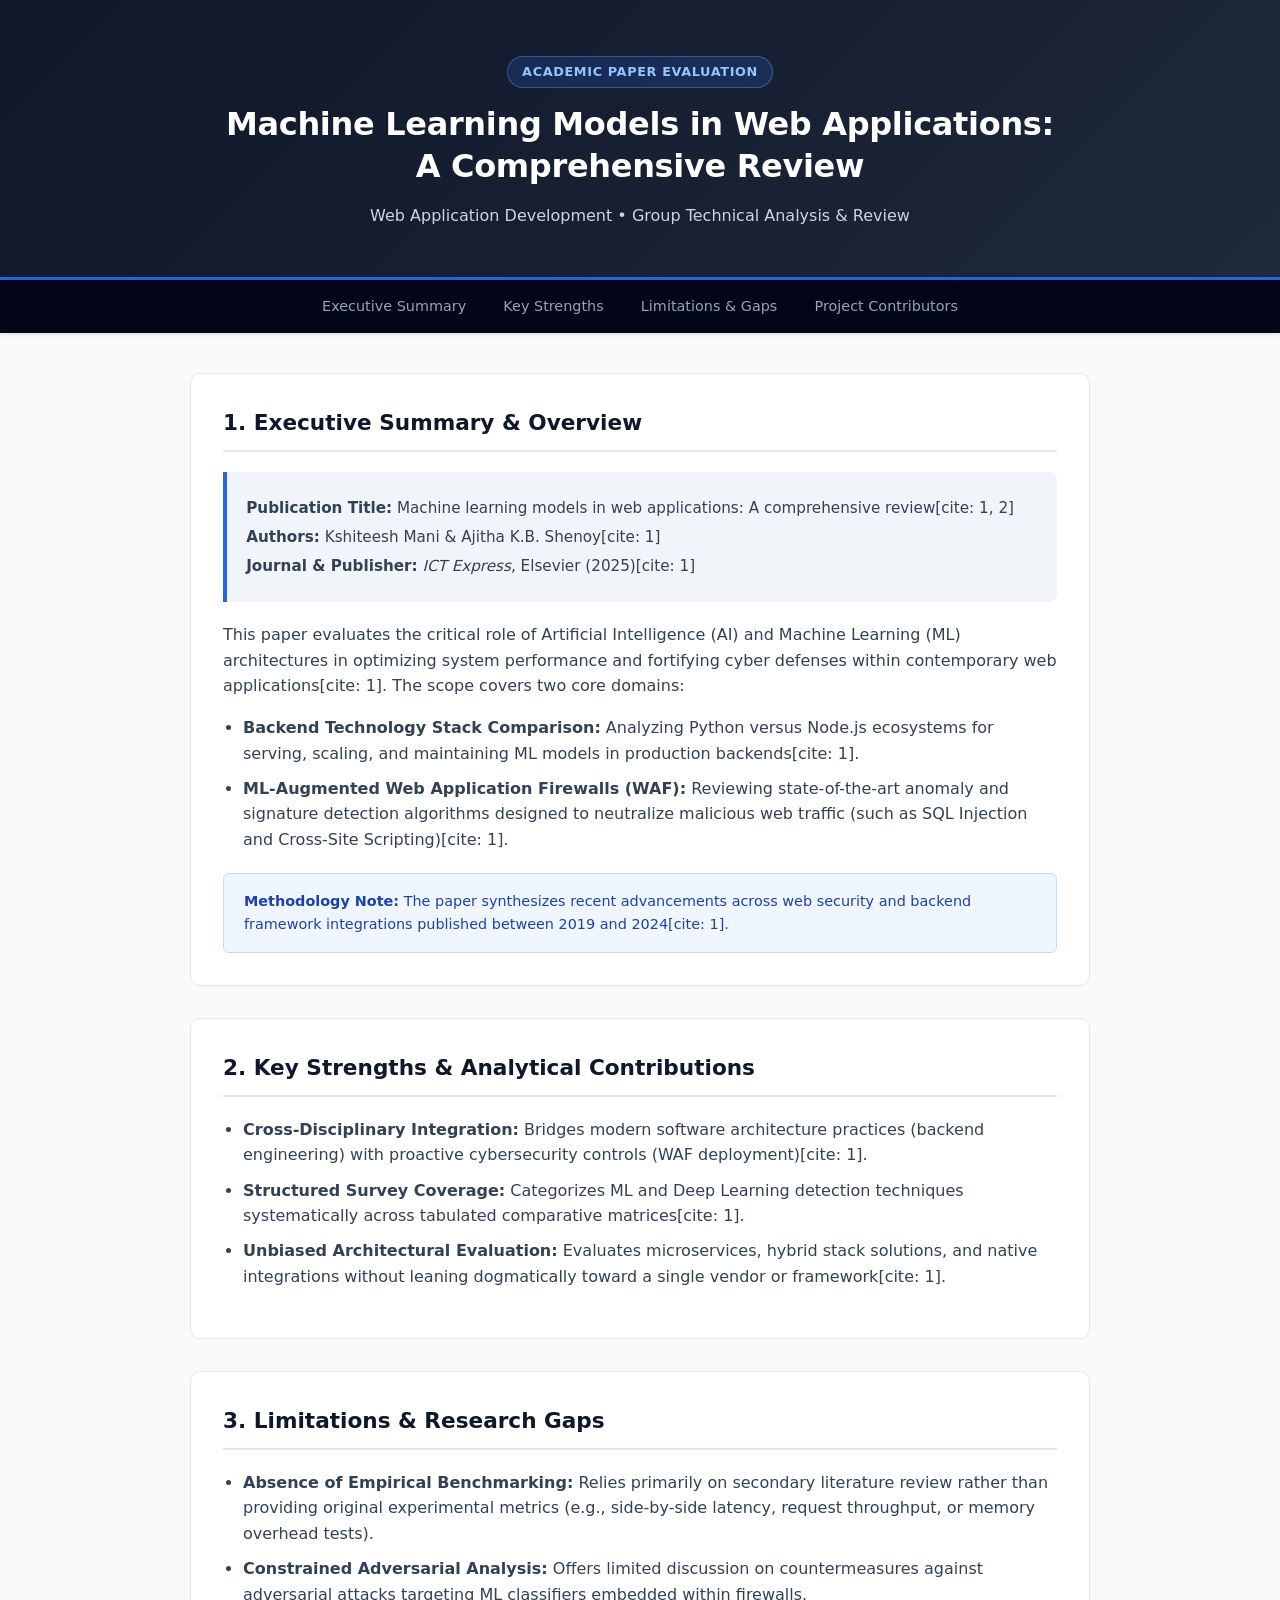
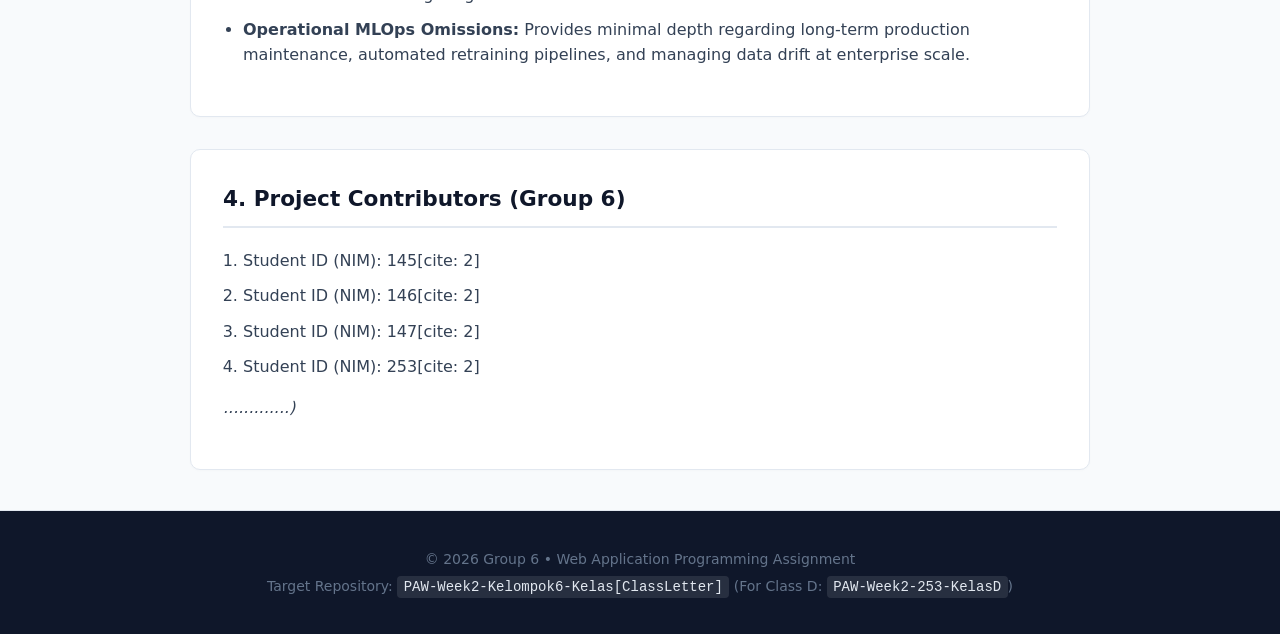
<file: PAW-Week2-Kelompok6-Kelas_E/index.html>
<!DOCTYPE html>
<html lang="en">
<head>
  <meta charset="UTF-8">
  <meta name="viewport" content="width=device-width, initial-scale=1.0">
  <title>Academic Journal Analysis | Web Engineering & AI Security</title>
  <style>
    :root {
      --primary-color: #0f172a;
      --secondary-color: #1e293b;
      --accent-color: #2563eb;
      --accent-hover: #1d4ed8;
      --bg-color: #f8fafc;
      --card-bg: #ffffff;
      --text-main: #334155;
      --text-muted: #64748b;
      --border-color: #e2e8f0;
    }

    body {
      font-family: system-ui, -apple-system, BlinkMacSystemFont, 'Segoe UI', Roboto, sans-serif;
      line-height: 1.6;
      background-color: var(--bg-color);
      color: var(--text-main);
      margin: 0;
      padding: 0;
    }

    /* Professional Hero Header */
    header {
      background: linear-gradient(135deg, var(--primary-color) 0%, var(--secondary-color) 100%);
      color: #ffffff;
      padding: 3.5rem 1.5rem 3rem;
      text-align: center;
      border-bottom: 3px solid var(--accent-color);
    }

    .header-badge {
      display: inline-block;
      background-color: rgba(37, 99, 235, 0.2);
      color: #93c5fd;
      border: 1px solid rgba(147, 197, 253, 0.3);
      padding: 0.3rem 0.9rem;
      border-radius: 50px;
      font-size: 0.8rem;
      font-weight: 600;
      letter-spacing: 0.05em;
      text-transform: uppercase;
      margin-bottom: 1rem;
    }

    header h1 {
      margin: 0 0 1rem 0;
      font-size: 2rem;
      font-weight: 700;
      line-height: 1.3;
      max-width: 850px;
      margin-left: auto;
      margin-right: auto;
      letter-spacing: -0.01em;
    }

    .header-subtitle {
      color: #cbd5e1;
      font-size: 1rem;
      font-weight: 400;
      margin: 0;
    }

    /* Navigation Bar */
    nav {
      background-color: #020617;
      padding: 0.85rem 1rem;
      text-align: center;
      position: sticky;
      top: 0;
      z-index: 100;
      box-shadow: 0 2px 4px rgba(0,0,0,0.1);
    }

    nav a {
      color: #94a3b8;
      text-decoration: none;
      margin: 0 1rem;
      font-weight: 500;
      font-size: 0.9rem;
      transition: color 0.2s ease;
    }

    nav a:hover {
      color: #ffffff;
    }

    /* Main Container */
    main {
      max-width: 900px;
      margin: 2.5rem auto;
      padding: 0 1.25rem;
    }

    section {
      background: var(--card-bg);
      border: 1px solid var(--border-color);
      border-radius: 10px;
      padding: 2rem;
      margin-bottom: 2rem;
      box-shadow: 0 1px 3px rgba(0,0,0,0.02);
    }

    /* Professional Section Headings */
    h2 {
      color: var(--primary-color);
      font-size: 1.35rem;
      font-weight: 700;
      border-bottom: 2px solid var(--border-color);
      padding-bottom: 0.6rem;
      margin-top: 0;
      margin-bottom: 1.25rem;
      display: flex;
      align-items: center;
      gap: 0.5rem;
    }

    .meta-info {
      background-color: #f1f5f9;
      border-left: 4px solid var(--accent-color);
      padding: 1.2rem;
      border-radius: 0 8px 8px 0;
      margin-bottom: 1.25rem;
    }

    .meta-info p {
      margin: 0.3rem 0;
      font-size: 0.95rem;
    }

    ul, ol {
      padding-left: 1.25rem;
    }

    li {
      margin-bottom: 0.6rem;
    }

    aside {
      background-color: #eff6ff;
      border: 1px solid #bfdbfe;
      padding: 1rem 1.25rem;
      margin-top: 1.25rem;
      border-radius: 6px;
      font-size: 0.9rem;
      color: #1e40af;
    }

    footer {
      background-color: var(--primary-color);
      color: var(--text-muted);
      text-align: center;
      padding: 2rem 1rem;
      font-size: 0.875rem;
      border-top: 1px solid var(--border-color);
    }

    footer p {
      margin: 0.3rem 0;
    }

    code {
      background-color: rgba(255,255,255,0.1);
      padding: 0.2rem 0.4rem;
      border-radius: 4px;
      color: #e2e8f0;
    }
  </style>
</head>
<body>

  <!-- HEADER -->
  <header>
    <span class="header-badge">Academic Paper Evaluation</span>
    <h1>Machine Learning Models in Web Applications: A Comprehensive Review</h1>
    <p class="header-subtitle">Web Application Development • Group Technical Analysis & Review</p>
  </header>

  <!-- NAV -->
  <nav>
    <a href="#about">Executive Summary</a>
    <a href="#strengths">Key Strengths</a>
    <a href="#weaknesses">Limitations & Gaps</a>
    <a href="#members">Project Contributors</a>
  </nav>

  <!-- MAIN CONTENT -->
  <main>

    <!-- SECTION 1: EXECUTIVE SUMMARY -->
    <section id="about">
      <h2>1. Executive Summary & Overview</h2>
      
      <article>
        <div class="meta-info">
          <p><strong>Publication Title:</strong> Machine learning models in web applications: A comprehensive review[cite: 1, 2]</p>
          <p><strong>Authors:</strong> Kshiteesh Mani &amp; Ajitha K.B. Shenoy[cite: 1]</p>
          <p><strong>Journal &amp; Publisher:</strong> <em>ICT Express</em>, Elsevier (2025)[cite: 1]</p>
        </div>

        <p>
          This paper evaluates the critical role of Artificial Intelligence (AI) and Machine Learning (ML) architectures in optimizing system performance and fortifying cyber defenses within contemporary web applications[cite: 1]. The scope covers two core domains:
        </p>
        <ul>
          <li><strong>Backend Technology Stack Comparison:</strong> Analyzing Python versus Node.js ecosystems for serving, scaling, and maintaining ML models in production backends[cite: 1].</li>
          <li><strong>ML-Augmented Web Application Firewalls (WAF):</strong> Reviewing state-of-the-art anomaly and signature detection algorithms designed to neutralize malicious web traffic (such as SQL Injection and Cross-Site Scripting)[cite: 1].</li>
        </ul>

        <aside>
          <strong>Methodology Note:</strong>
          The paper synthesizes recent advancements across web security and backend framework integrations published between 2019 and 2024[cite: 1].
        </aside>
      </article>
    </section>

    <!-- SECTION 2: STRENGTHS -->
    <section id="strengths">
      <h2>2. Key Strengths & Analytical Contributions</h2>
      <ul>
        <li><strong>Cross-Disciplinary Integration:</strong> Bridges modern software architecture practices (backend engineering) with proactive cybersecurity controls (WAF deployment)[cite: 1].</li>
        <li><strong>Structured Survey Coverage:</strong> Categorizes ML and Deep Learning detection techniques systematically across tabulated comparative matrices[cite: 1].</li>
        <li><strong>Unbiased Architectural Evaluation:</strong> Evaluates microservices, hybrid stack solutions, and native integrations without leaning dogmatically toward a single vendor or framework[cite: 1].</li>
      </ul>
    </section>

    <!-- SECTION 3: WEAKNESSES -->
    <section id="weaknesses">
      <h2>3. Limitations & Research Gaps</h2>
      <ul>
        <li><strong>Absence of Empirical Benchmarking:</strong> Relies primarily on secondary literature review rather than providing original experimental metrics (e.g., side-by-side latency, request throughput, or memory overhead tests).</li>
        <li><strong>Constrained Adversarial Analysis:</strong> Offers limited discussion on countermeasures against adversarial attacks targeting ML classifiers embedded within firewalls.</li>
        <li><strong>Operational MLOps Omissions:</strong> Provides minimal depth regarding long-term production maintenance, automated retraining pipelines, and managing data drift at enterprise scale.</li>
      </ul>
    </section>

    <!-- SECTION 4: GROUP MEMBERS -->
    <section id="members">
      <h2>4. Project Contributors (Group 6)</h2>
      <ol>
        <li>Student ID (NIM): 145[cite: 2]</li>
        <li>Student ID (NIM): 146[cite: 2]</li>
        <li>Student ID (NIM): 147[cite: 2]</li>
        <li>Student ID (NIM): 253[cite: 2]</li>
      </ol>
      <p><em>.............)</em></p>
    </section>

  </main>

  <!-- FOOTER -->
  <footer>
    <p>&copy; 2026 Group 6 • Web Application Programming Assignment</p>
    <p>Target Repository: <code>PAW-Week2-Kelompok6-Kelas[ClassLetter]</code> (For Class D: <code>PAW-Week2-253-KelasD</code>)</p>
  </footer>

</body>
</html>
</file>
